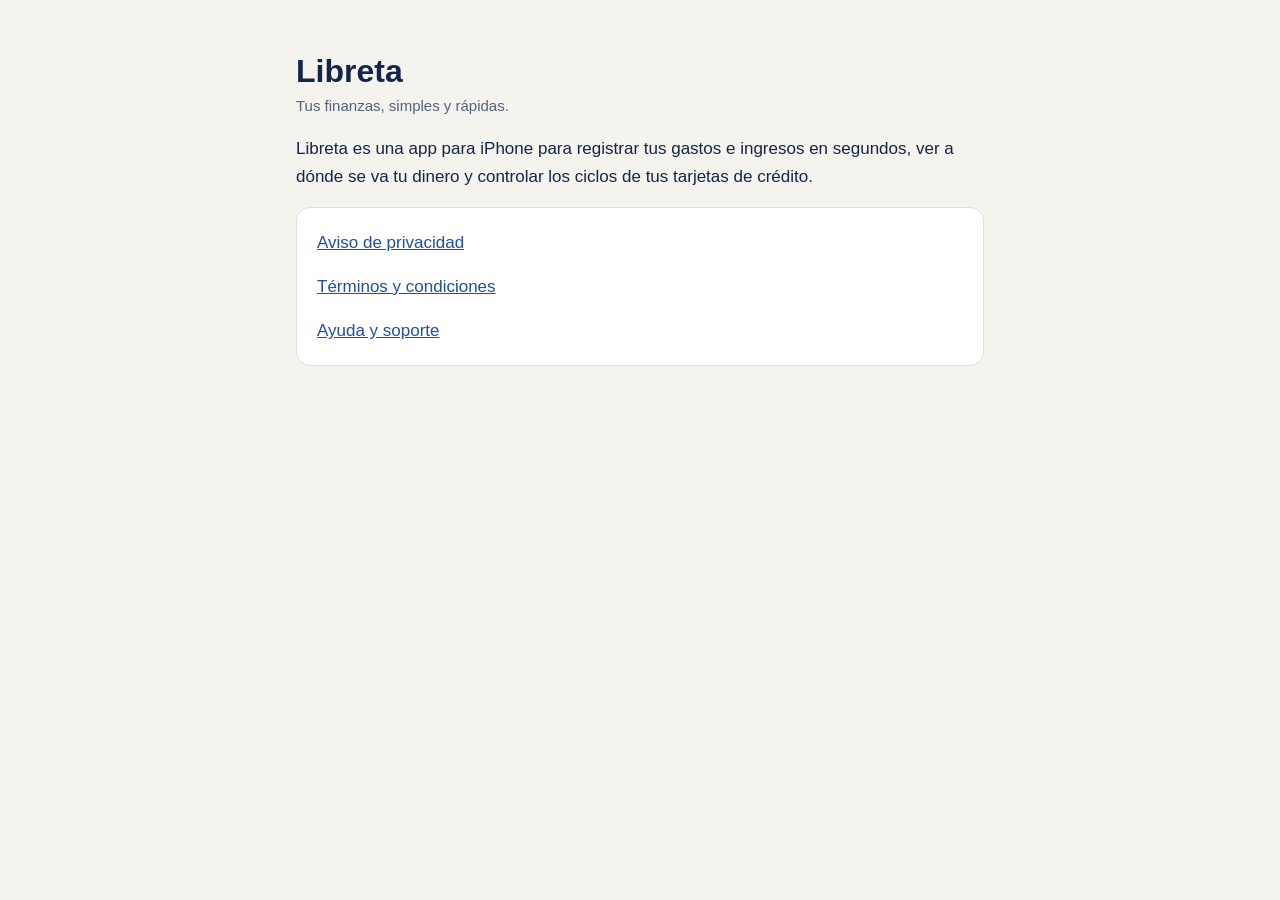
<file: index.html>
<!doctype html>
<html lang="es-MX">
<head>
  <meta charset="utf-8">
  <meta name="viewport" content="width=device-width, initial-scale=1">
  <title>Libreta</title>
  <link rel="stylesheet" href="style.css">
</head>
<body>
<main>
  <h1>Libreta</h1>
  <p class="updated">Tus finanzas, simples y rápidas.</p>
  <p>Libreta es una app para iPhone para registrar tus gastos e ingresos en segundos, ver a dónde se va tu dinero y controlar los ciclos de tus tarjetas de crédito.</p>
  <div class="card">
    <p><a href="privacidad/">Aviso de privacidad</a></p>
    <p><a href="terminos/">Términos y condiciones</a></p>
    <p><a href="soporte/">Ayuda y soporte</a></p>
  </div>
</main>
</body>
</html>
</file>
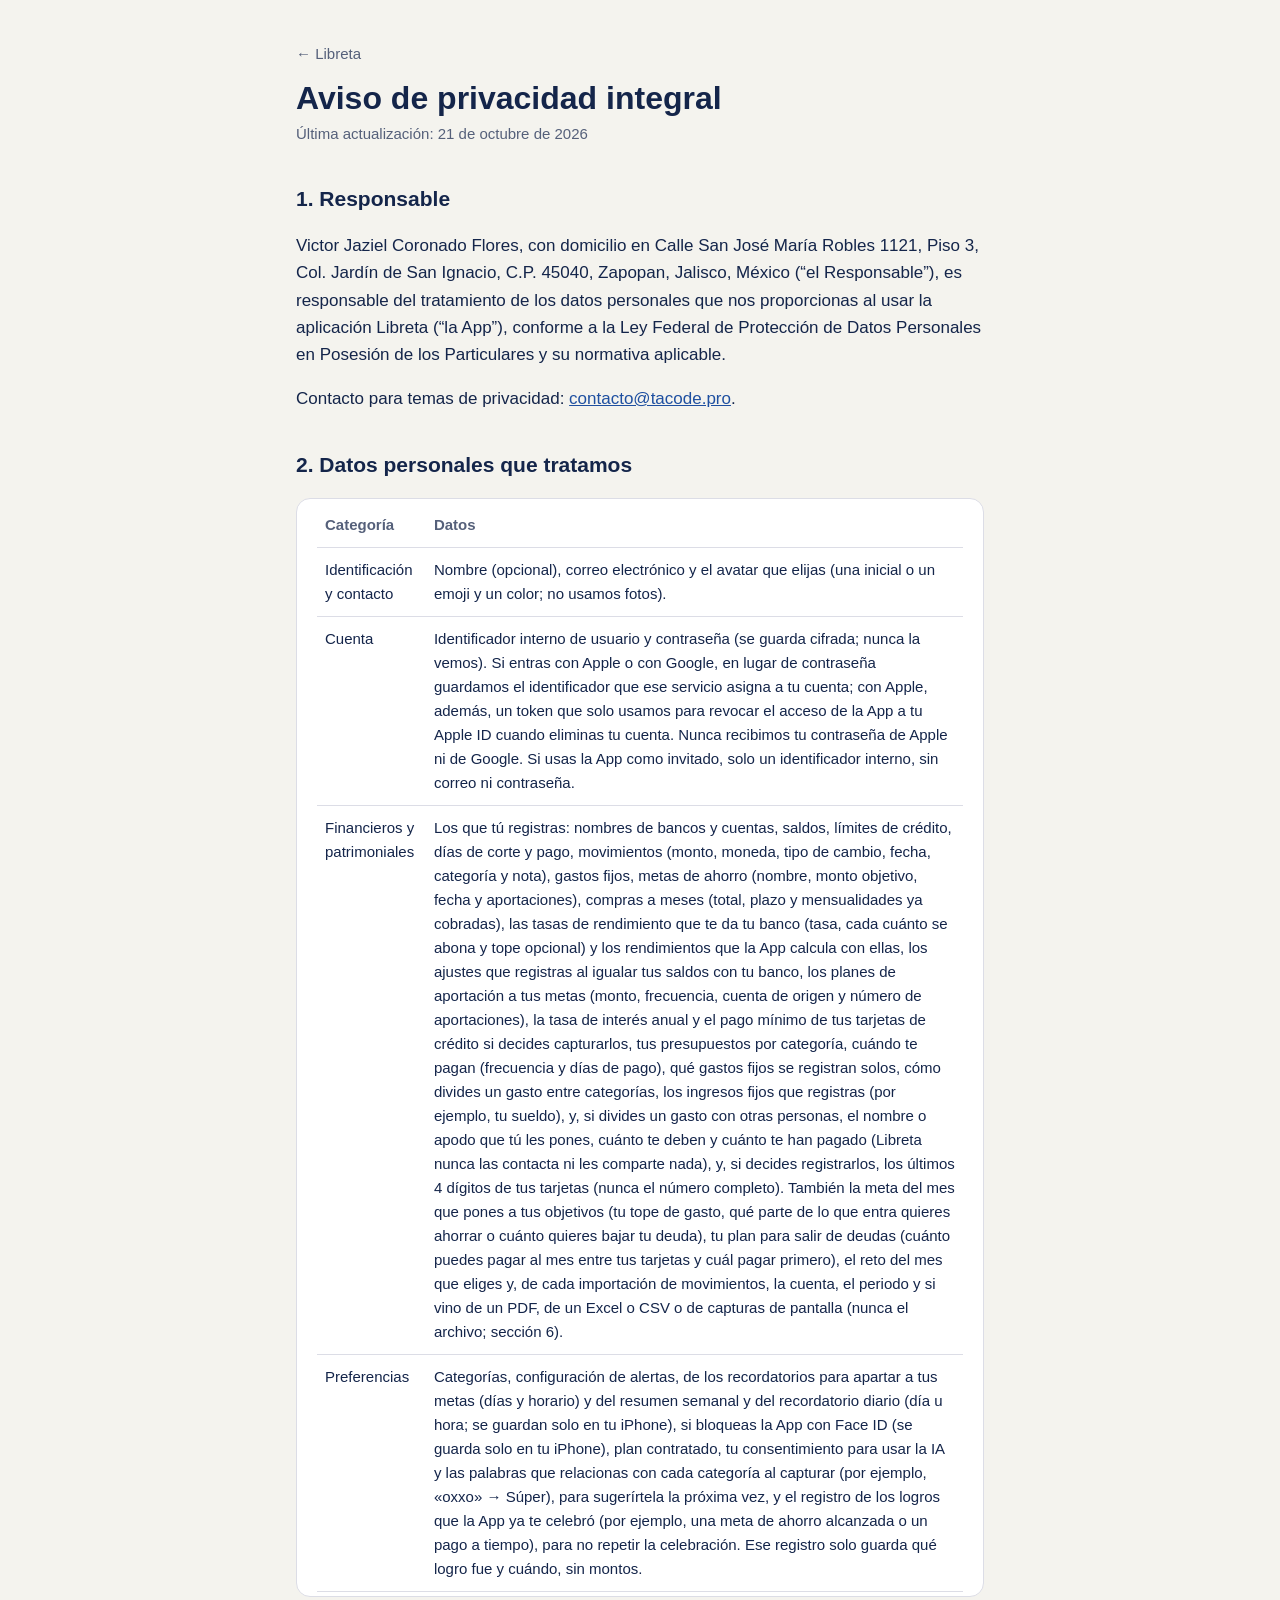
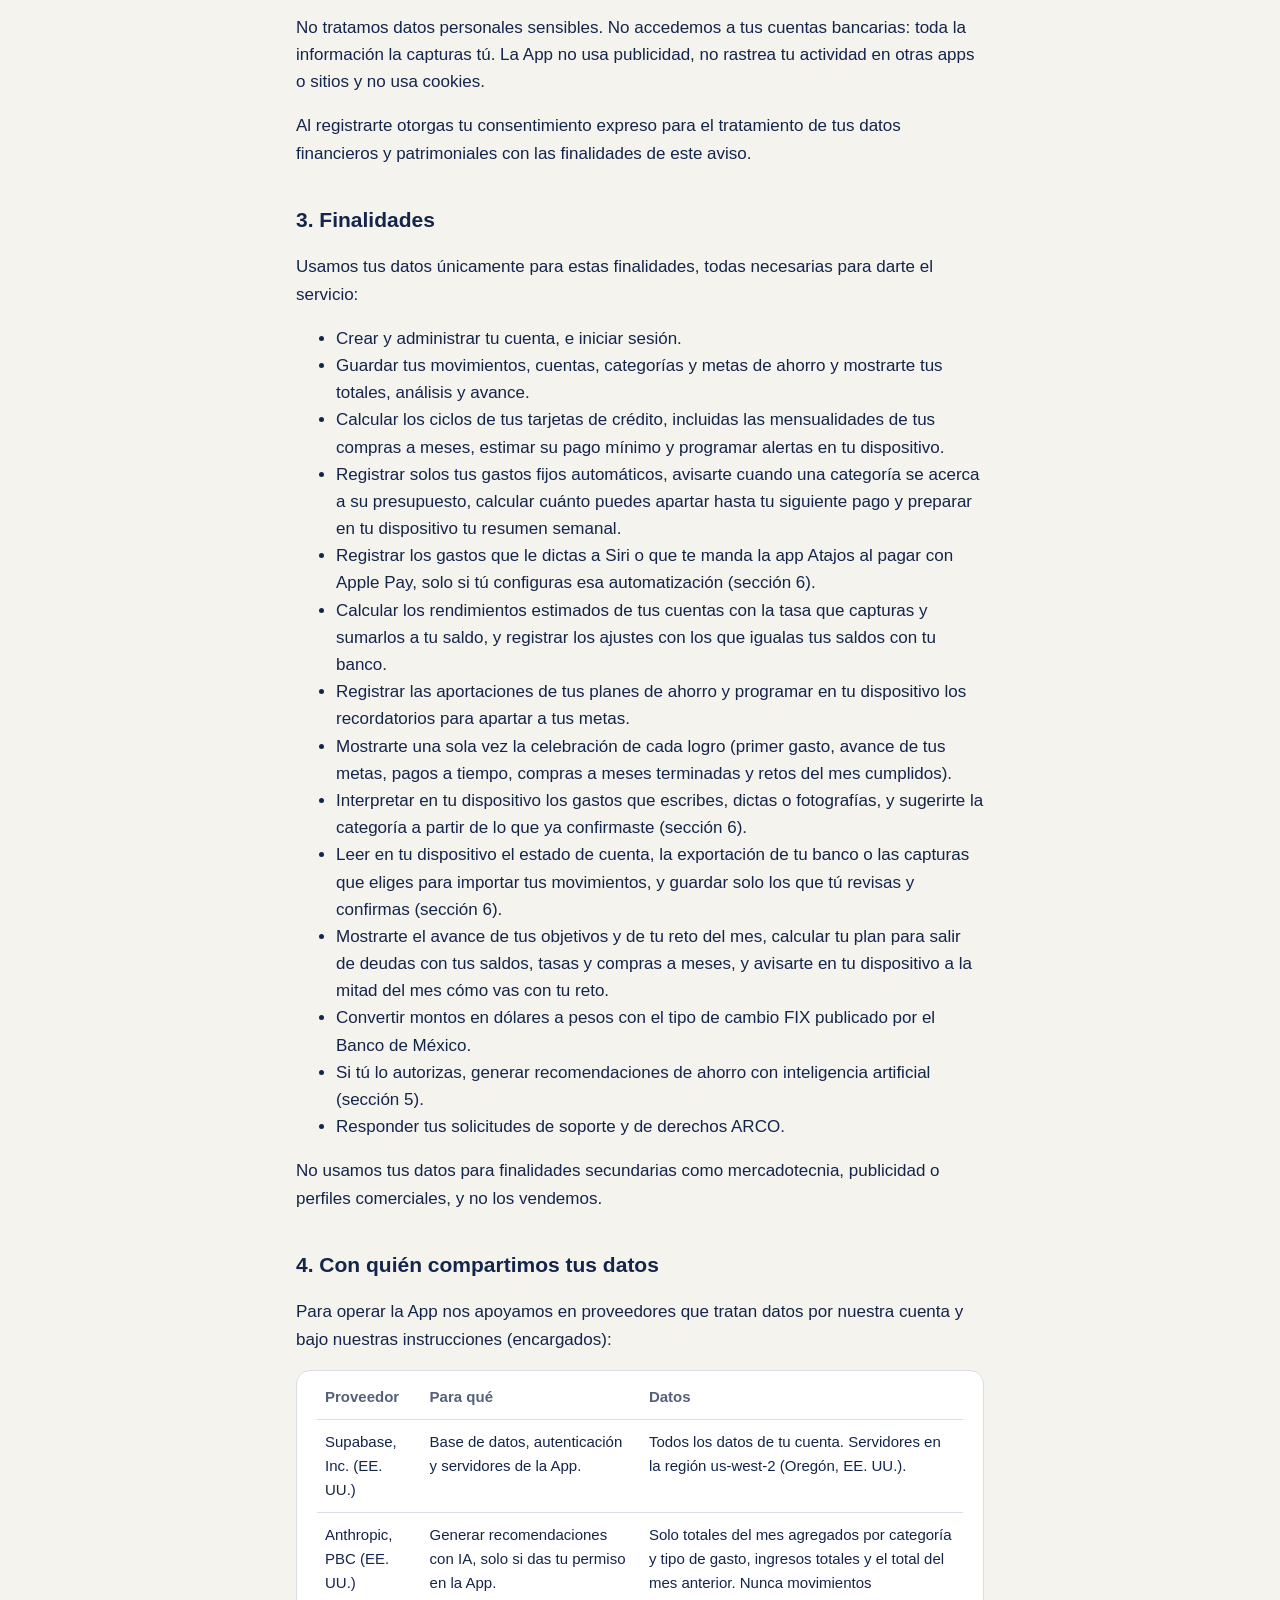
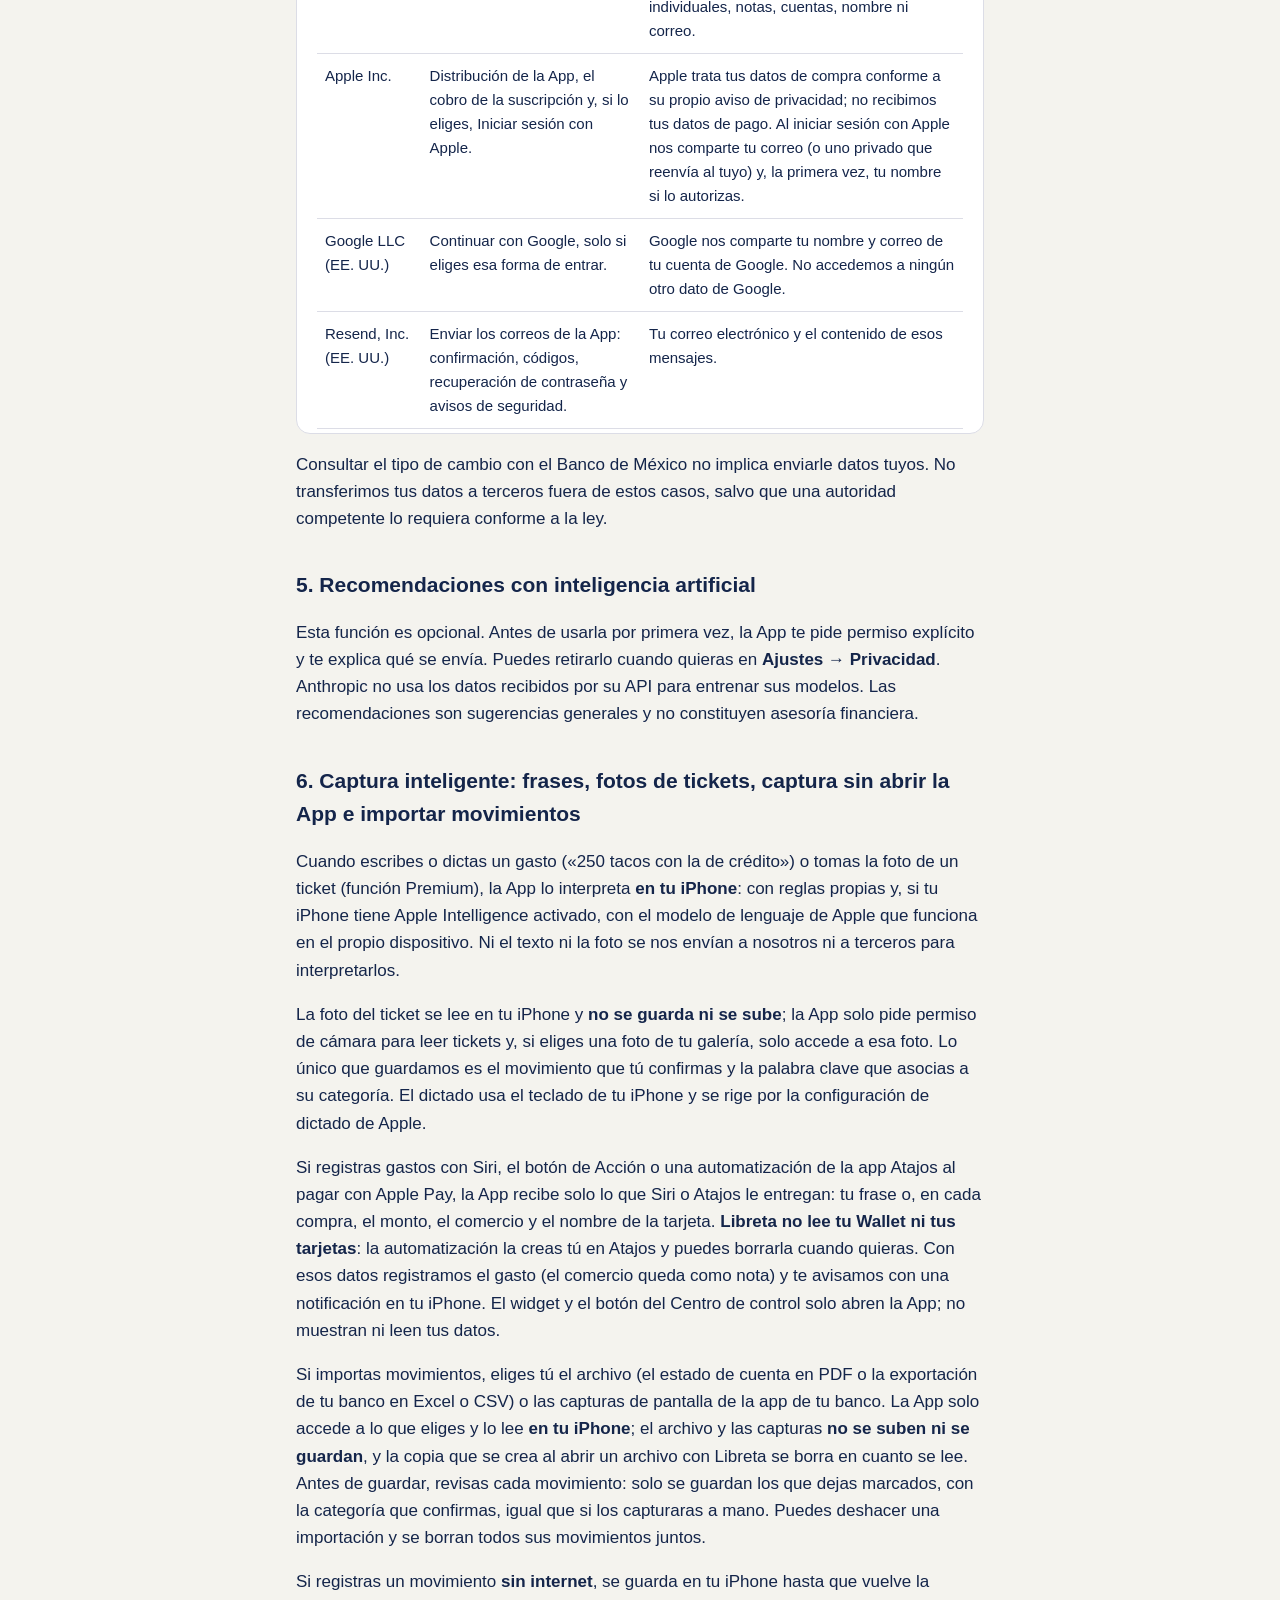
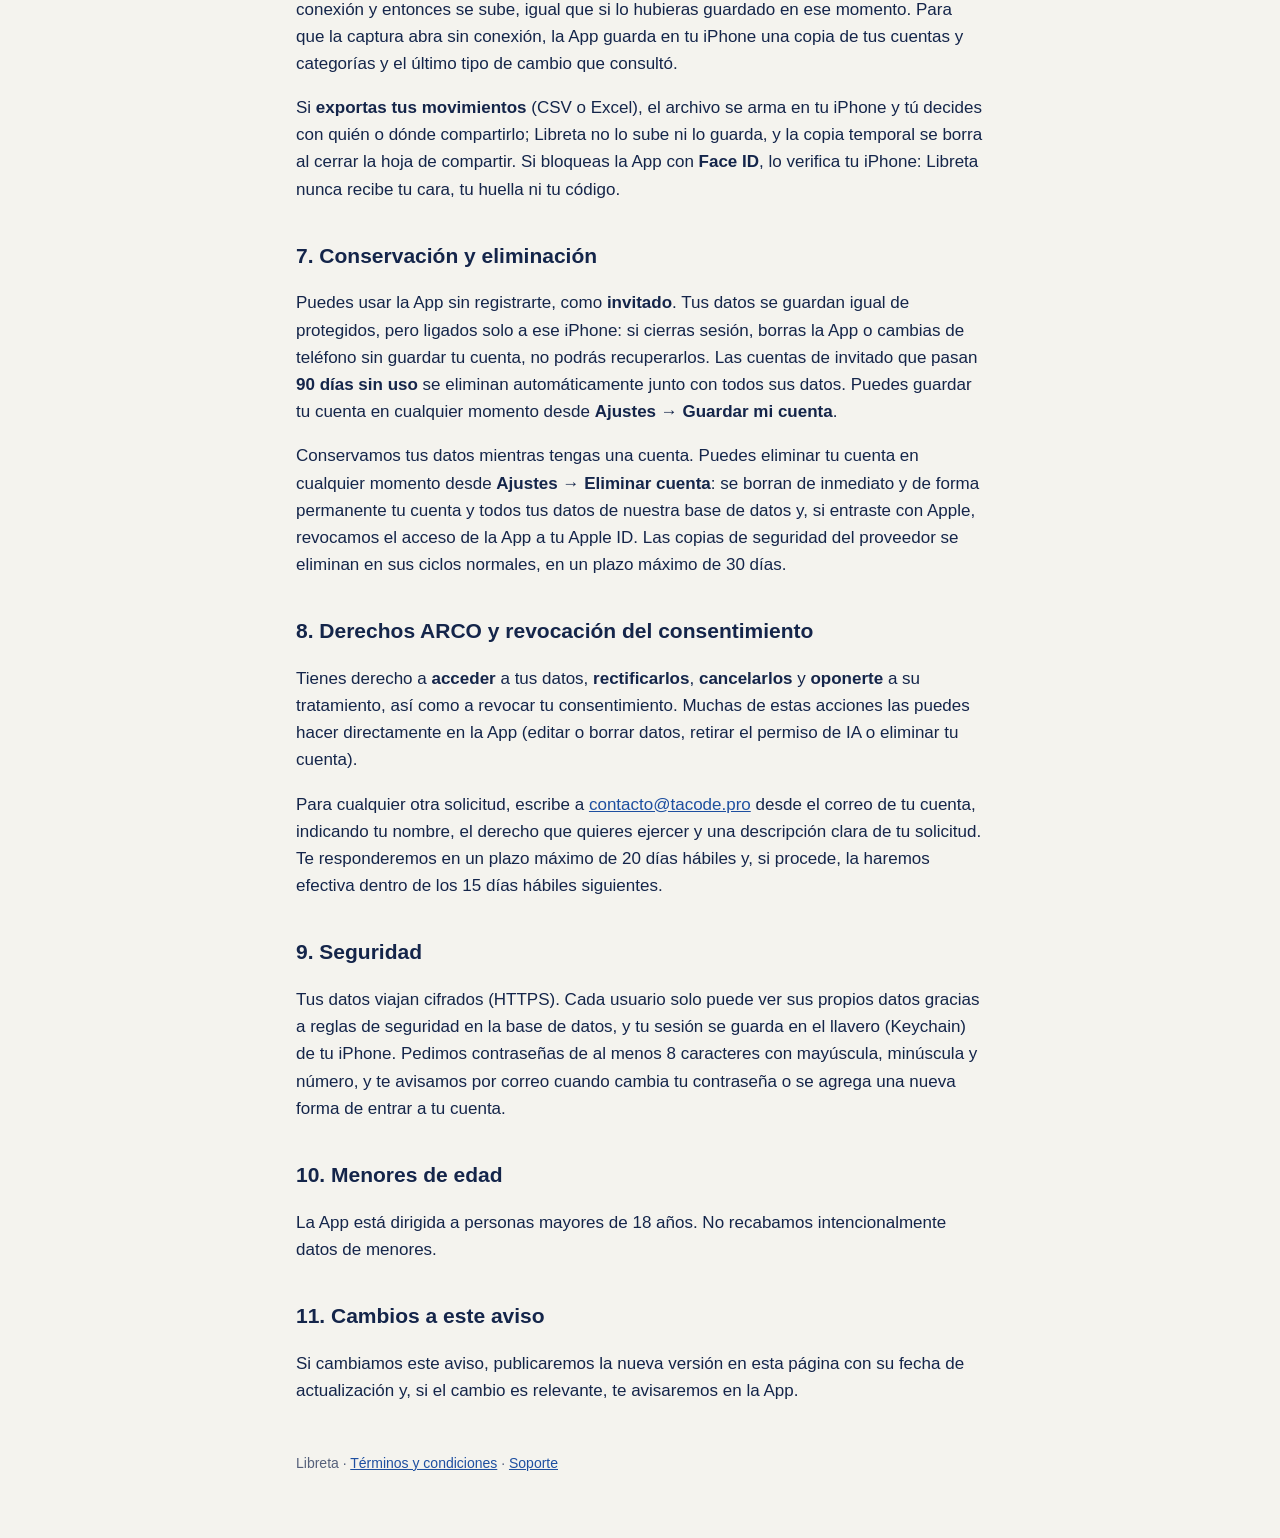
<file: privacidad/index.html>
<!doctype html>
<html lang="es-MX">
<head>
  <meta charset="utf-8">
  <meta name="viewport" content="width=device-width, initial-scale=1">
  <title>Aviso de privacidad · Libreta</title>
  <link rel="stylesheet" href="../style.css">
</head>
<body>
<main>
  <header><a href="../">← Libreta</a></header>
  <h1>Aviso de privacidad integral</h1>
  <p class="updated">Última actualización: 21 de octubre de 2026</p>

  <h2>1. Responsable</h2>
  <p>Victor Jaziel Coronado Flores, con domicilio en Calle San José María Robles 1121, Piso 3, Col. Jardín de San Ignacio, C.P. 45040, Zapopan, Jalisco, México (“el Responsable”), es responsable del tratamiento de los datos personales que nos proporcionas al usar la aplicación Libreta (“la App”), conforme a la Ley Federal de Protección de Datos Personales en Posesión de los Particulares y su normativa aplicable.</p>
  <p>Contacto para temas de privacidad: <a href="mailto:contacto@tacode.pro">contacto@tacode.pro</a>.</p>

  <h2>2. Datos personales que tratamos</h2>
  <div class="card">
    <table>
      <tr><th>Categoría</th><th>Datos</th></tr>
      <tr><td>Identificación y contacto</td><td>Nombre (opcional), correo electrónico y el avatar que elijas (una inicial o un emoji y un color; no usamos fotos).</td></tr>
      <tr><td>Cuenta</td><td>Identificador interno de usuario y contraseña (se guarda cifrada; nunca la vemos). Si entras con Apple o con Google, en lugar de contraseña guardamos el identificador que ese servicio asigna a tu cuenta; con Apple, además, un token que solo usamos para revocar el acceso de la App a tu Apple ID cuando eliminas tu cuenta. Nunca recibimos tu contraseña de Apple ni de Google. Si usas la App como invitado, solo un identificador interno, sin correo ni contraseña.</td></tr>
      <tr><td>Financieros y patrimoniales</td><td>Los que tú registras: nombres de bancos y cuentas, saldos, límites de crédito, días de corte y pago, movimientos (monto, moneda, tipo de cambio, fecha, categoría y nota), gastos fijos, metas de ahorro (nombre, monto objetivo, fecha y aportaciones), compras a meses (total, plazo y mensualidades ya cobradas), las tasas de rendimiento que te da tu banco (tasa, cada cuánto se abona y tope opcional) y los rendimientos que la App calcula con ellas, los ajustes que registras al igualar tus saldos con tu banco, los planes de aportación a tus metas (monto, frecuencia, cuenta de origen y número de aportaciones), la tasa de interés anual y el pago mínimo de tus tarjetas de crédito si decides capturarlos, tus presupuestos por categoría, cuándo te pagan (frecuencia y días de pago), qué gastos fijos se registran solos, cómo divides un gasto entre categorías, los ingresos fijos que registras (por ejemplo, tu sueldo), y, si divides un gasto con otras personas, el nombre o apodo que tú les pones, cuánto te deben y cuánto te han pagado (Libreta nunca las contacta ni les comparte nada), y, si decides registrarlos, los últimos 4 dígitos de tus tarjetas (nunca el número completo). También la meta del mes que pones a tus objetivos (tu tope de gasto, qué parte de lo que entra quieres ahorrar o cuánto quieres bajar tu deuda), tu plan para salir de deudas (cuánto puedes pagar al mes entre tus tarjetas y cuál pagar primero), el reto del mes que eliges y, de cada importación de movimientos, la cuenta, el periodo y si vino de un PDF, de un Excel o CSV o de capturas de pantalla (nunca el archivo; sección 6).</td></tr>
      <tr><td>Preferencias</td><td>Categorías, configuración de alertas, de los recordatorios para apartar a tus metas (días y horario) y del resumen semanal y del recordatorio diario (día u hora; se guardan solo en tu iPhone), si bloqueas la App con Face ID (se guarda solo en tu iPhone), plan contratado, tu consentimiento para usar la IA y las palabras que relacionas con cada categoría al capturar (por ejemplo, «oxxo» → Súper), para sugerírtela la próxima vez, y el registro de los logros que la App ya te celebró (por ejemplo, una meta de ahorro alcanzada o un pago a tiempo), para no repetir la celebración. Ese registro solo guarda qué logro fue y cuándo, sin montos.</td></tr>
    </table>
  </div>
  <p>No tratamos datos personales sensibles. No accedemos a tus cuentas bancarias: toda la información la capturas tú. La App no usa publicidad, no rastrea tu actividad en otras apps o sitios y no usa cookies.</p>
  <p>Al registrarte otorgas tu consentimiento expreso para el tratamiento de tus datos financieros y patrimoniales con las finalidades de este aviso.</p>

  <h2>3. Finalidades</h2>
  <p>Usamos tus datos únicamente para estas finalidades, todas necesarias para darte el servicio:</p>
  <ul>
    <li>Crear y administrar tu cuenta, e iniciar sesión.</li>
    <li>Guardar tus movimientos, cuentas, categorías y metas de ahorro y mostrarte tus totales, análisis y avance.</li>
    <li>Calcular los ciclos de tus tarjetas de crédito, incluidas las mensualidades de tus compras a meses, estimar su pago mínimo y programar alertas en tu dispositivo.</li>
    <li>Registrar solos tus gastos fijos automáticos, avisarte cuando una categoría se acerca a su presupuesto, calcular cuánto puedes apartar hasta tu siguiente pago y preparar en tu dispositivo tu resumen semanal.</li>
    <li>Registrar los gastos que le dictas a Siri o que te manda la app Atajos al pagar con Apple Pay, solo si tú configuras esa automatización (sección 6).</li>
    <li>Calcular los rendimientos estimados de tus cuentas con la tasa que capturas y sumarlos a tu saldo, y registrar los ajustes con los que igualas tus saldos con tu banco.</li>
    <li>Registrar las aportaciones de tus planes de ahorro y programar en tu dispositivo los recordatorios para apartar a tus metas.</li>
    <li>Mostrarte una sola vez la celebración de cada logro (primer gasto, avance de tus metas, pagos a tiempo, compras a meses terminadas y retos del mes cumplidos).</li>
    <li>Interpretar en tu dispositivo los gastos que escribes, dictas o fotografías, y sugerirte la categoría a partir de lo que ya confirmaste (sección 6).</li>
    <li>Leer en tu dispositivo el estado de cuenta, la exportación de tu banco o las capturas que eliges para importar tus movimientos, y guardar solo los que tú revisas y confirmas (sección 6).</li>
    <li>Mostrarte el avance de tus objetivos y de tu reto del mes, calcular tu plan para salir de deudas con tus saldos, tasas y compras a meses, y avisarte en tu dispositivo a la mitad del mes cómo vas con tu reto.</li>
    <li>Convertir montos en dólares a pesos con el tipo de cambio FIX publicado por el Banco de México.</li>
    <li>Si tú lo autorizas, generar recomendaciones de ahorro con inteligencia artificial (sección 5).</li>
    <li>Responder tus solicitudes de soporte y de derechos ARCO.</li>
  </ul>
  <p>No usamos tus datos para finalidades secundarias como mercadotecnia, publicidad o perfiles comerciales, y no los vendemos.</p>

  <h2>4. Con quién compartimos tus datos</h2>
  <p>Para operar la App nos apoyamos en proveedores que tratan datos por nuestra cuenta y bajo nuestras instrucciones (encargados):</p>
  <div class="card">
    <table>
      <tr><th>Proveedor</th><th>Para qué</th><th>Datos</th></tr>
      <tr><td>Supabase, Inc. (EE. UU.)</td><td>Base de datos, autenticación y servidores de la App.</td><td>Todos los datos de tu cuenta. Servidores en la región us-west-2 (Oregón, EE. UU.).</td></tr>
      <tr><td>Anthropic, PBC (EE. UU.)</td><td>Generar recomendaciones con IA, solo si das tu permiso en la App.</td><td>Solo totales del mes agregados por categoría y tipo de gasto, ingresos totales y el total del mes anterior. Nunca movimientos individuales, notas, cuentas, nombre ni correo.</td></tr>
      <tr><td>Apple Inc.</td><td>Distribución de la App, el cobro de la suscripción y, si lo eliges, Iniciar sesión con Apple.</td><td>Apple trata tus datos de compra conforme a su propio aviso de privacidad; no recibimos tus datos de pago. Al iniciar sesión con Apple nos comparte tu correo (o uno privado que reenvía al tuyo) y, la primera vez, tu nombre si lo autorizas.</td></tr>
      <tr><td>Google LLC (EE. UU.)</td><td>Continuar con Google, solo si eliges esa forma de entrar.</td><td>Google nos comparte tu nombre y correo de tu cuenta de Google. No accedemos a ningún otro dato de Google.</td></tr>
      <tr><td>Resend, Inc. (EE. UU.)</td><td>Enviar los correos de la App: confirmación, códigos, recuperación de contraseña y avisos de seguridad.</td><td>Tu correo electrónico y el contenido de esos mensajes.</td></tr>
    </table>
  </div>
  <p>Consultar el tipo de cambio con el Banco de México no implica enviarle datos tuyos. No transferimos tus datos a terceros fuera de estos casos, salvo que una autoridad competente lo requiera conforme a la ley.</p>

  <h2>5. Recomendaciones con inteligencia artificial</h2>
  <p>Esta función es opcional. Antes de usarla por primera vez, la App te pide permiso explícito y te explica qué se envía. Puedes retirarlo cuando quieras en <strong>Ajustes → Privacidad</strong>. Anthropic no usa los datos recibidos por su API para entrenar sus modelos. Las recomendaciones son sugerencias generales y no constituyen asesoría financiera.</p>

  <h2>6. Captura inteligente: frases, fotos de tickets, captura sin abrir la App e importar movimientos</h2>
  <p>Cuando escribes o dictas un gasto («250 tacos con la de crédito») o tomas la foto de un ticket (función Premium), la App lo interpreta <strong>en tu iPhone</strong>: con reglas propias y, si tu iPhone tiene Apple Intelligence activado, con el modelo de lenguaje de Apple que funciona en el propio dispositivo. Ni el texto ni la foto se nos envían a nosotros ni a terceros para interpretarlos.</p>
  <p>La foto del ticket se lee en tu iPhone y <strong>no se guarda ni se sube</strong>; la App solo pide permiso de cámara para leer tickets y, si eliges una foto de tu galería, solo accede a esa foto. Lo único que guardamos es el movimiento que tú confirmas y la palabra clave que asocias a su categoría. El dictado usa el teclado de tu iPhone y se rige por la configuración de dictado de Apple.</p>
  <p>Si registras gastos con Siri, el botón de Acción o una automatización de la app Atajos al pagar con Apple Pay, la App recibe solo lo que Siri o Atajos le entregan: tu frase o, en cada compra, el monto, el comercio y el nombre de la tarjeta. <strong>Libreta no lee tu Wallet ni tus tarjetas</strong>: la automatización la creas tú en Atajos y puedes borrarla cuando quieras. Con esos datos registramos el gasto (el comercio queda como nota) y te avisamos con una notificación en tu iPhone. El widget y el botón del Centro de control solo abren la App; no muestran ni leen tus datos.</p>
  <p>Si importas movimientos, eliges tú el archivo (el estado de cuenta en PDF o la exportación de tu banco en Excel o CSV) o las capturas de pantalla de la app de tu banco. La App solo accede a lo que eliges y lo lee <strong>en tu iPhone</strong>; el archivo y las capturas <strong>no se suben ni se guardan</strong>, y la copia que se crea al abrir un archivo con Libreta se borra en cuanto se lee. Antes de guardar, revisas cada movimiento: solo se guardan los que dejas marcados, con la categoría que confirmas, igual que si los capturaras a mano. Puedes deshacer una importación y se borran todos sus movimientos juntos.</p>
  <p>Si registras un movimiento <strong>sin internet</strong>, se guarda en tu iPhone hasta que vuelve la conexión y entonces se sube, igual que si lo hubieras guardado en ese momento. Para que la captura abra sin conexión, la App guarda en tu iPhone una copia de tus cuentas y categorías y el último tipo de cambio que consultó.</p>
  <p>Si <strong>exportas tus movimientos</strong> (CSV o Excel), el archivo se arma en tu iPhone y tú decides con quién o dónde compartirlo; Libreta no lo sube ni lo guarda, y la copia temporal se borra al cerrar la hoja de compartir. Si bloqueas la App con <strong>Face ID</strong>, lo verifica tu iPhone: Libreta nunca recibe tu cara, tu huella ni tu código.</p>

  <h2>7. Conservación y eliminación</h2>
  <p>Puedes usar la App sin registrarte, como <strong>invitado</strong>. Tus datos se guardan igual de protegidos, pero ligados solo a ese iPhone: si cierras sesión, borras la App o cambias de teléfono sin guardar tu cuenta, no podrás recuperarlos. Las cuentas de invitado que pasan <strong>90 días sin uso</strong> se eliminan automáticamente junto con todos sus datos. Puedes guardar tu cuenta en cualquier momento desde <strong>Ajustes → Guardar mi cuenta</strong>.</p>
  <p>Conservamos tus datos mientras tengas una cuenta. Puedes eliminar tu cuenta en cualquier momento desde <strong>Ajustes → Eliminar cuenta</strong>: se borran de inmediato y de forma permanente tu cuenta y todos tus datos de nuestra base de datos y, si entraste con Apple, revocamos el acceso de la App a tu Apple ID. Las copias de seguridad del proveedor se eliminan en sus ciclos normales, en un plazo máximo de 30 días.</p>

  <h2>8. Derechos ARCO y revocación del consentimiento</h2>
  <p>Tienes derecho a <strong>acceder</strong> a tus datos, <strong>rectificarlos</strong>, <strong>cancelarlos</strong> y <strong>oponerte</strong> a su tratamiento, así como a revocar tu consentimiento. Muchas de estas acciones las puedes hacer directamente en la App (editar o borrar datos, retirar el permiso de IA o eliminar tu cuenta).</p>
  <p>Para cualquier otra solicitud, escribe a <a href="mailto:contacto@tacode.pro">contacto@tacode.pro</a> desde el correo de tu cuenta, indicando tu nombre, el derecho que quieres ejercer y una descripción clara de tu solicitud. Te responderemos en un plazo máximo de 20 días hábiles y, si procede, la haremos efectiva dentro de los 15 días hábiles siguientes.</p>

  <h2>9. Seguridad</h2>
  <p>Tus datos viajan cifrados (HTTPS). Cada usuario solo puede ver sus propios datos gracias a reglas de seguridad en la base de datos, y tu sesión se guarda en el llavero (Keychain) de tu iPhone. Pedimos contraseñas de al menos 8 caracteres con mayúscula, minúscula y número, y te avisamos por correo cuando cambia tu contraseña o se agrega una nueva forma de entrar a tu cuenta.</p>

  <h2>10. Menores de edad</h2>
  <p>La App está dirigida a personas mayores de 18 años. No recabamos intencionalmente datos de menores.</p>

  <h2>11. Cambios a este aviso</h2>
  <p>Si cambiamos este aviso, publicaremos la nueva versión en esta página con su fecha de actualización y, si el cambio es relevante, te avisaremos en la App.</p>

  <footer>Libreta · <a href="../terminos/">Términos y condiciones</a> · <a href="../soporte/">Soporte</a></footer>
</main>
</body>
</html>
</file>
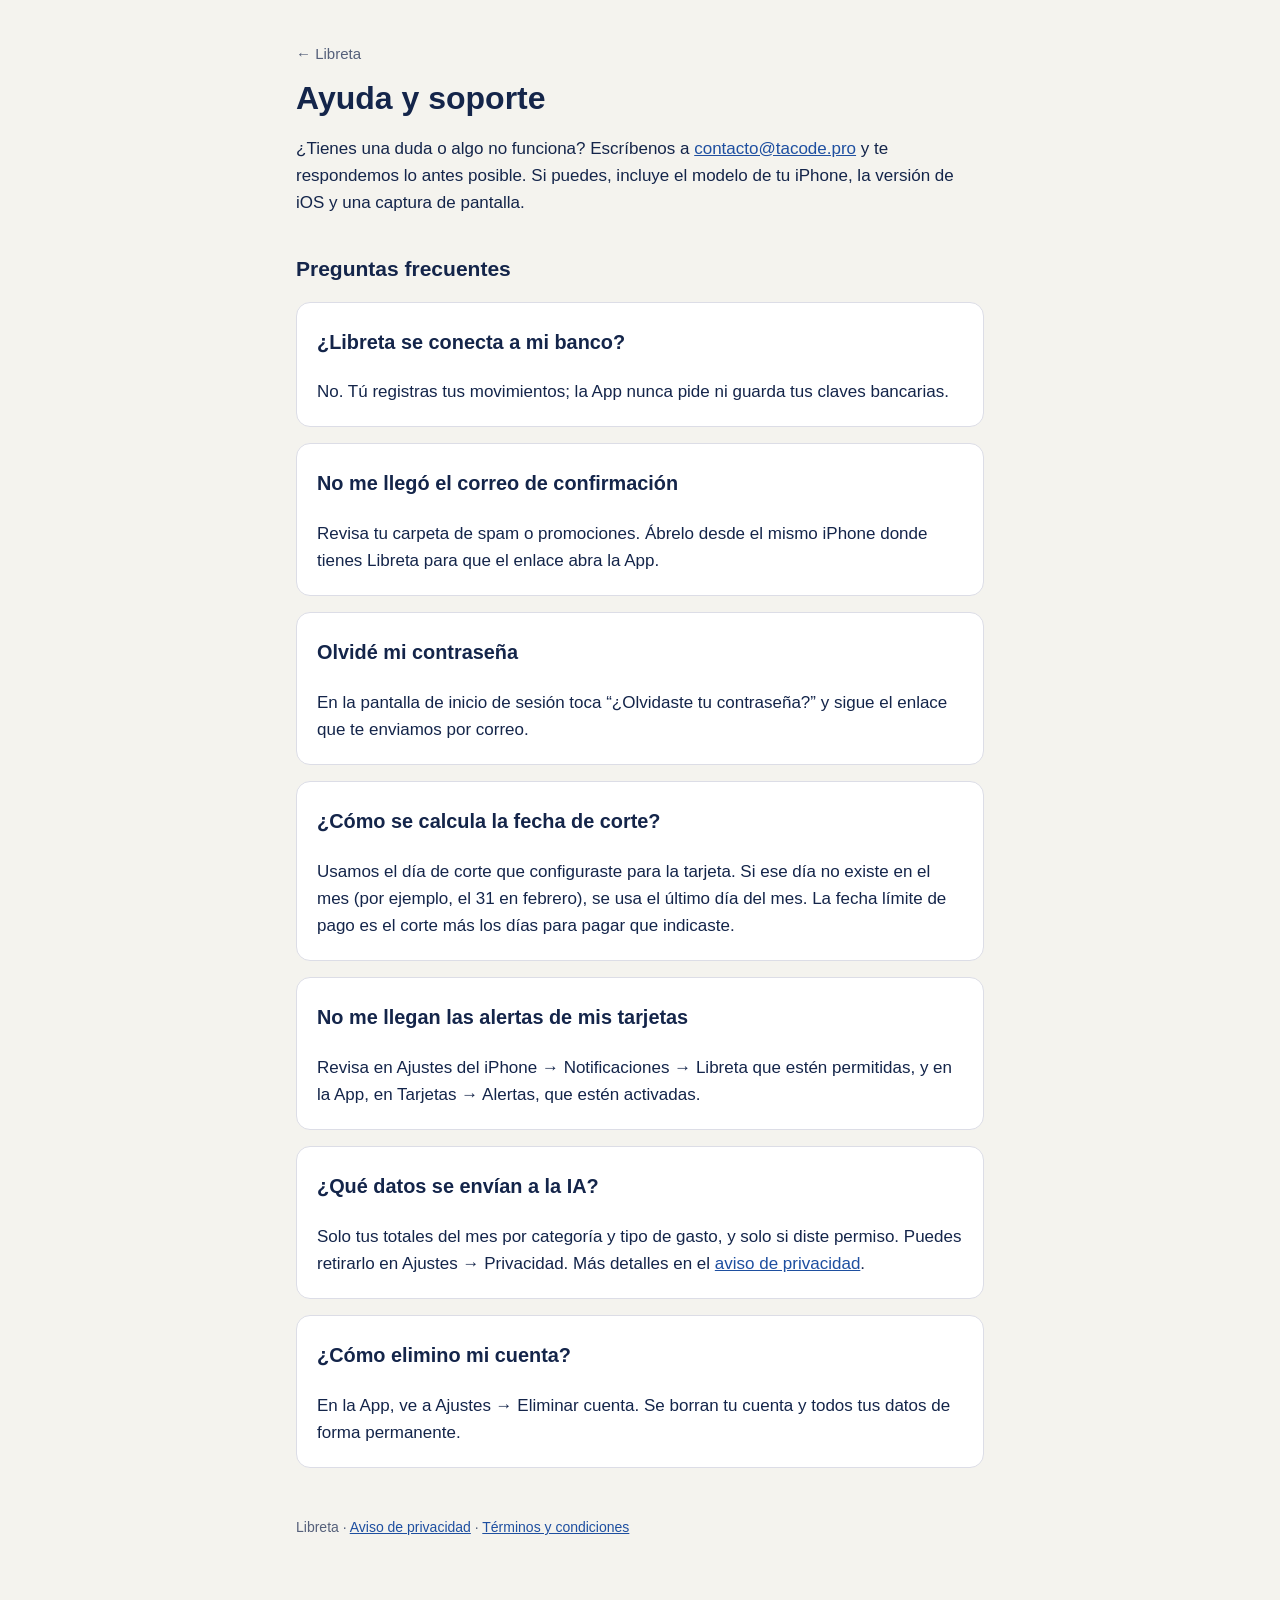
<file: soporte/index.html>
<!doctype html>
<html lang="es-MX">
<head>
  <meta charset="utf-8">
  <meta name="viewport" content="width=device-width, initial-scale=1">
  <title>Ayuda y soporte · Libreta</title>
  <link rel="stylesheet" href="../style.css">
</head>
<body>
<main>
  <header><a href="../">← Libreta</a></header>
  <h1>Ayuda y soporte</h1>
  <p>¿Tienes una duda o algo no funciona? Escríbenos a <a href="mailto:contacto@tacode.pro">contacto@tacode.pro</a> y te respondemos lo antes posible. Si puedes, incluye el modelo de tu iPhone, la versión de iOS y una captura de pantalla.</p>

  <h2>Preguntas frecuentes</h2>

  <div class="card">
    <h3>¿Libreta se conecta a mi banco?</h3>
    <p>No. Tú registras tus movimientos; la App nunca pide ni guarda tus claves bancarias.</p>
  </div>

  <div class="card">
    <h3>No me llegó el correo de confirmación</h3>
    <p>Revisa tu carpeta de spam o promociones. Ábrelo desde el mismo iPhone donde tienes Libreta para que el enlace abra la App.</p>
  </div>

  <div class="card">
    <h3>Olvidé mi contraseña</h3>
    <p>En la pantalla de inicio de sesión toca “¿Olvidaste tu contraseña?” y sigue el enlace que te enviamos por correo.</p>
  </div>

  <div class="card">
    <h3>¿Cómo se calcula la fecha de corte?</h3>
    <p>Usamos el día de corte que configuraste para la tarjeta. Si ese día no existe en el mes (por ejemplo, el 31 en febrero), se usa el último día del mes. La fecha límite de pago es el corte más los días para pagar que indicaste.</p>
  </div>

  <div class="card">
    <h3>No me llegan las alertas de mis tarjetas</h3>
    <p>Revisa en Ajustes del iPhone → Notificaciones → Libreta que estén permitidas, y en la App, en Tarjetas → Alertas, que estén activadas.</p>
  </div>

  <div class="card">
    <h3>¿Qué datos se envían a la IA?</h3>
    <p>Solo tus totales del mes por categoría y tipo de gasto, y solo si diste permiso. Puedes retirarlo en Ajustes → Privacidad. Más detalles en el <a href="../privacidad/">aviso de privacidad</a>.</p>
  </div>

  <div class="card">
    <h3>¿Cómo elimino mi cuenta?</h3>
    <p>En la App, ve a Ajustes → Eliminar cuenta. Se borran tu cuenta y todos tus datos de forma permanente.</p>
  </div>

  <footer>Libreta · <a href="../privacidad/">Aviso de privacidad</a> · <a href="../terminos/">Términos y condiciones</a></footer>
</main>
</body>
</html>
</file>
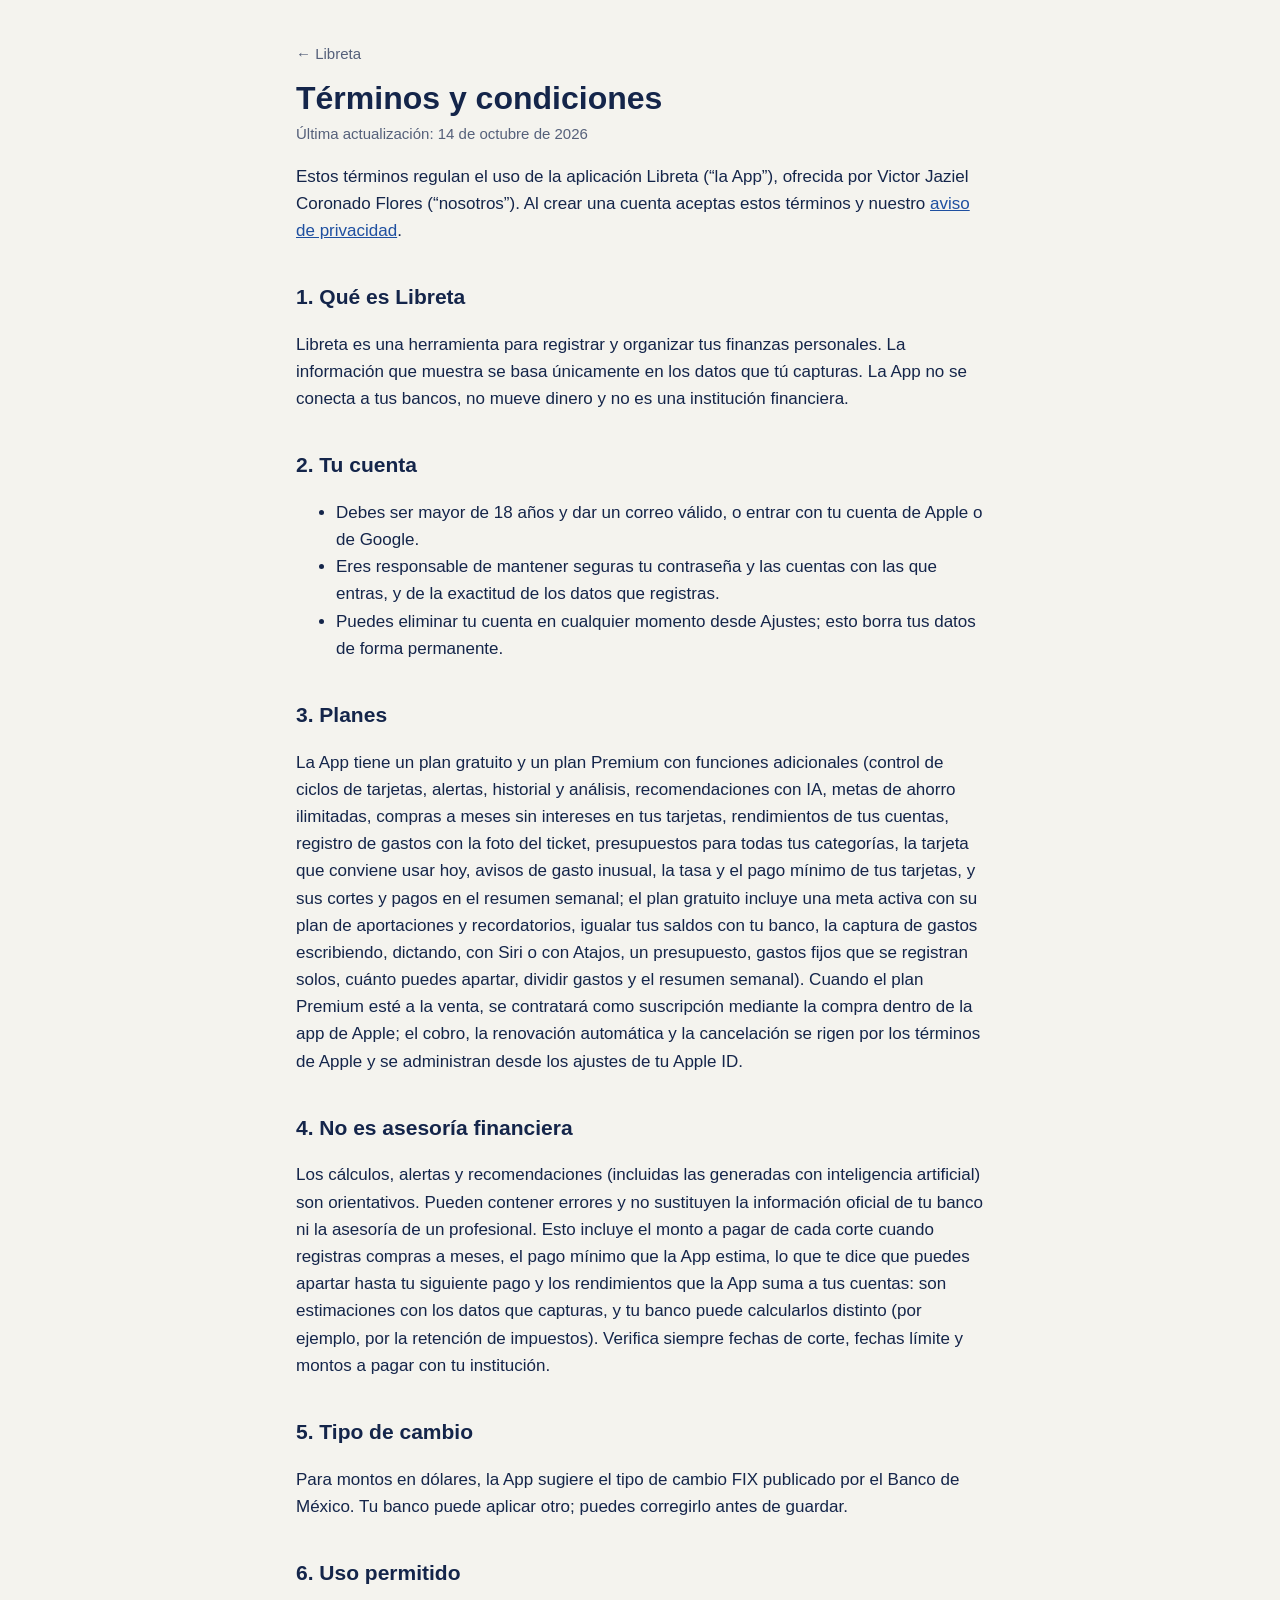
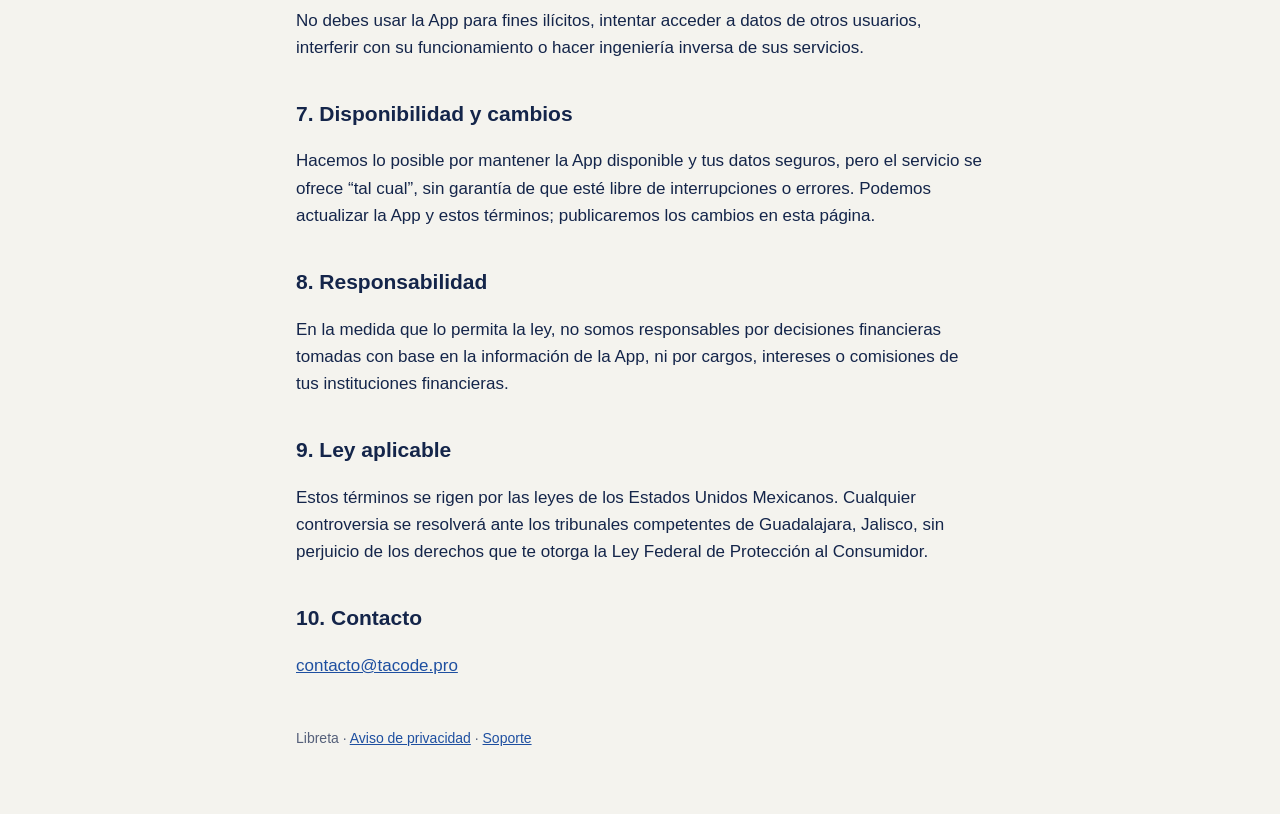
<file: terminos/index.html>
<!doctype html>
<html lang="es-MX">
<head>
  <meta charset="utf-8">
  <meta name="viewport" content="width=device-width, initial-scale=1">
  <title>Términos y condiciones · Libreta</title>
  <link rel="stylesheet" href="../style.css">
</head>
<body>
<main>
  <header><a href="../">← Libreta</a></header>
  <h1>Términos y condiciones</h1>
  <p class="updated">Última actualización: 14 de octubre de 2026</p>

  <p>Estos términos regulan el uso de la aplicación Libreta (“la App”), ofrecida por Victor Jaziel Coronado Flores (“nosotros”). Al crear una cuenta aceptas estos términos y nuestro <a href="../privacidad/">aviso de privacidad</a>.</p>

  <h2>1. Qué es Libreta</h2>
  <p>Libreta es una herramienta para registrar y organizar tus finanzas personales. La información que muestra se basa únicamente en los datos que tú capturas. La App no se conecta a tus bancos, no mueve dinero y no es una institución financiera.</p>

  <h2>2. Tu cuenta</h2>
  <ul>
    <li>Debes ser mayor de 18 años y dar un correo válido, o entrar con tu cuenta de Apple o de Google.</li>
    <li>Eres responsable de mantener seguras tu contraseña y las cuentas con las que entras, y de la exactitud de los datos que registras.</li>
    <li>Puedes eliminar tu cuenta en cualquier momento desde Ajustes; esto borra tus datos de forma permanente.</li>
  </ul>

  <h2>3. Planes</h2>
  <p>La App tiene un plan gratuito y un plan Premium con funciones adicionales (control de ciclos de tarjetas, alertas, historial y análisis, recomendaciones con IA, metas de ahorro ilimitadas, compras a meses sin intereses en tus tarjetas, rendimientos de tus cuentas, registro de gastos con la foto del ticket, presupuestos para todas tus categorías, la tarjeta que conviene usar hoy, avisos de gasto inusual, la tasa y el pago mínimo de tus tarjetas, y sus cortes y pagos en el resumen semanal; el plan gratuito incluye una meta activa con su plan de aportaciones y recordatorios, igualar tus saldos con tu banco, la captura de gastos escribiendo, dictando, con Siri o con Atajos, un presupuesto, gastos fijos que se registran solos, cuánto puedes apartar, dividir gastos y el resumen semanal). Cuando el plan Premium esté a la venta, se contratará como suscripción mediante la compra dentro de la app de Apple; el cobro, la renovación automática y la cancelación se rigen por los términos de Apple y se administran desde los ajustes de tu Apple ID.</p>

  <h2>4. No es asesoría financiera</h2>
  <p>Los cálculos, alertas y recomendaciones (incluidas las generadas con inteligencia artificial) son orientativos. Pueden contener errores y no sustituyen la información oficial de tu banco ni la asesoría de un profesional. Esto incluye el monto a pagar de cada corte cuando registras compras a meses, el pago mínimo que la App estima, lo que te dice que puedes apartar hasta tu siguiente pago y los rendimientos que la App suma a tus cuentas: son estimaciones con los datos que capturas, y tu banco puede calcularlos distinto (por ejemplo, por la retención de impuestos). Verifica siempre fechas de corte, fechas límite y montos a pagar con tu institución.</p>

  <h2>5. Tipo de cambio</h2>
  <p>Para montos en dólares, la App sugiere el tipo de cambio FIX publicado por el Banco de México. Tu banco puede aplicar otro; puedes corregirlo antes de guardar.</p>

  <h2>6. Uso permitido</h2>
  <p>No debes usar la App para fines ilícitos, intentar acceder a datos de otros usuarios, interferir con su funcionamiento o hacer ingeniería inversa de sus servicios.</p>

  <h2>7. Disponibilidad y cambios</h2>
  <p>Hacemos lo posible por mantener la App disponible y tus datos seguros, pero el servicio se ofrece “tal cual”, sin garantía de que esté libre de interrupciones o errores. Podemos actualizar la App y estos términos; publicaremos los cambios en esta página.</p>

  <h2>8. Responsabilidad</h2>
  <p>En la medida que lo permita la ley, no somos responsables por decisiones financieras tomadas con base en la información de la App, ni por cargos, intereses o comisiones de tus instituciones financieras.</p>

  <h2>9. Ley aplicable</h2>
  <p>Estos términos se rigen por las leyes de los Estados Unidos Mexicanos. Cualquier controversia se resolverá ante los tribunales competentes de Guadalajara, Jalisco, sin perjuicio de los derechos que te otorga la Ley Federal de Protección al Consumidor.</p>

  <h2>10. Contacto</h2>
  <p><a href="mailto:contacto@tacode.pro">contacto@tacode.pro</a></p>

  <footer>Libreta · <a href="../privacidad/">Aviso de privacidad</a> · <a href="../soporte/">Soporte</a></footer>
</main>
</body>
</html>
</file>
<file: style.css>
:root {
  --bg: #f4f3ee;
  --surface: #ffffff;
  --text: #14254a;
  --muted: #55607a;
  --accent: #1e4fa0;
  --border: #dcdde6;
  --todo-bg: #fff4d6;
  --todo-text: #7a5600;
}

@media (prefers-color-scheme: dark) {
  :root {
    --bg: #000000;
    --surface: #131416;
    --text: #f3f2ee;
    --muted: #a4a5ac;
    --accent: #8fb3e8;
    --border: #2a2b30;
    --todo-bg: #3a2e0a;
    --todo-text: #ffd774;
  }
}

* { box-sizing: border-box; }

body {
  margin: 0;
  background: var(--bg);
  color: var(--text);
  font: 17px/1.6 -apple-system, BlinkMacSystemFont, "Segoe UI", Roboto, sans-serif;
}

main {
  max-width: 720px;
  margin: 0 auto;
  padding: 40px 16px 64px;
}

header a { color: var(--muted); text-decoration: none; font-size: 15px; }
h1 { font-size: 32px; line-height: 1.2; margin: 12px 0 4px; }
h2 { font-size: 21px; margin: 36px 0 8px; }
p, li { color: var(--text); }
.updated { color: var(--muted); font-size: 15px; margin-top: 0; }
a { color: var(--accent); }

.card {
  background: var(--surface);
  border: 1px solid var(--border);
  border-radius: 14px;
  padding: 4px 20px;
  margin: 16px 0;
}

table { width: 100%; border-collapse: collapse; font-size: 15px; }
th, td { text-align: left; padding: 10px 8px; border-bottom: 1px solid var(--border); vertical-align: top; }
th { color: var(--muted); font-weight: 600; }

/* Campos que el responsable debe completar antes de publicar. */
.todo {
  background: var(--todo-bg);
  color: var(--todo-text);
  border-radius: 4px;
  padding: 0 4px;
  font-weight: 600;
}

footer { margin-top: 48px; color: var(--muted); font-size: 14px; }
</file>
